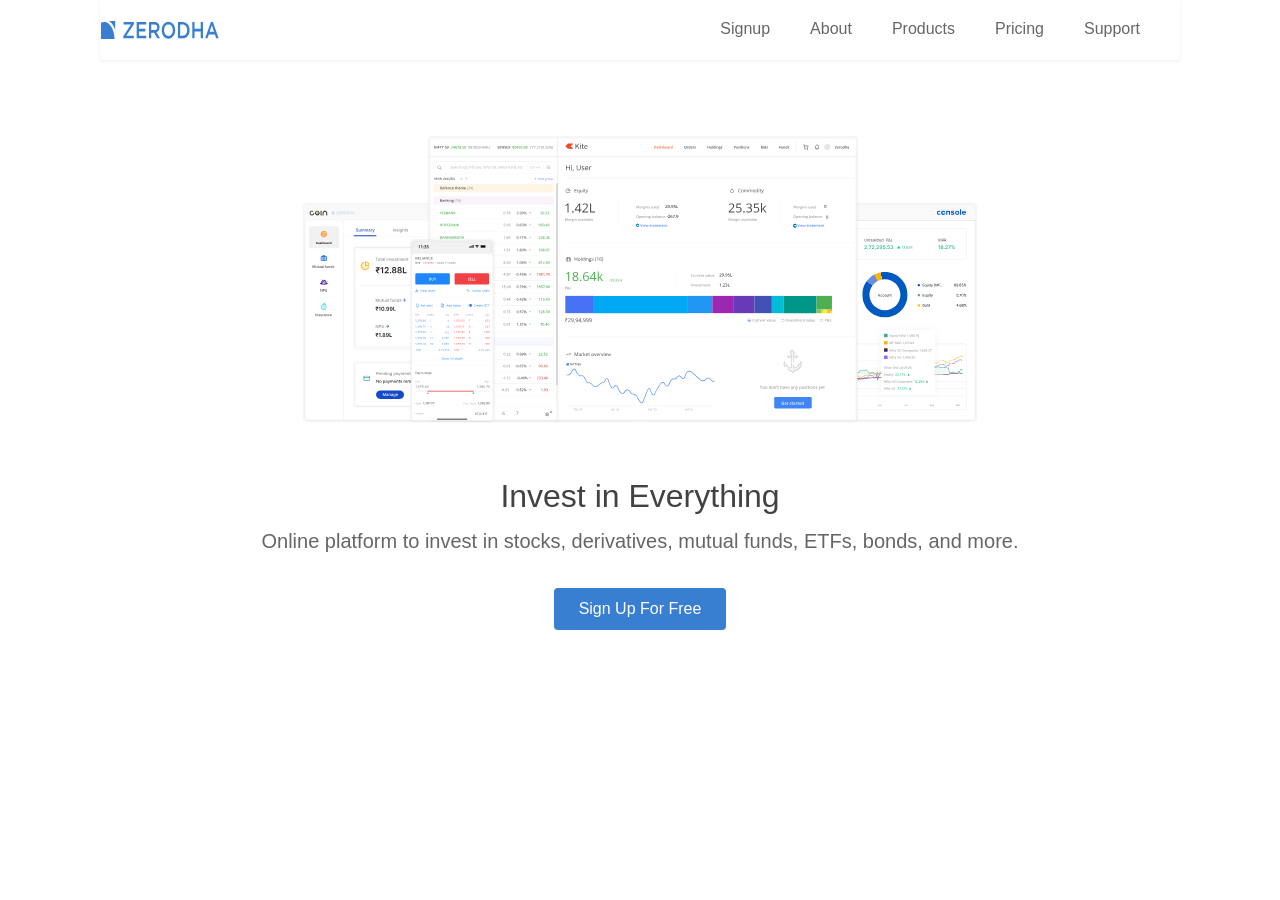
<file: 01-html-css-dom-internals/index.html>
<!DOCTYPE html>
<html>
<body style="margin: 0; font-family: Arial, Helvetica, sans-serif;">

  <!-- Navbar -->
  <div style="display: flex; justify-content: space-between;
  margin-left: 100px; margin-right: 100px; padding-top: 20px;
  padding-bottom: 20px; box-shadow: 0px 1px 3px #eee;">

    <img src="logo.svg" width="120" height="20"
    style="cursor: pointer;" onclick="showMessage('Logo clicked')">

    <div style="display: flex; color: #666;">

      <div class="nav" onclick="showMessage('Signup clicked')">Signup</div>
      <div class="nav" onclick="showMessage('About clicked')">About</div>
      <div class="nav" onclick="showMessage('Products clicked')">Products</div>
      <div class="nav" onclick="showMessage('Pricing clicked')">Pricing</div>
      <div class="nav" onclick="showMessage('Support clicked')">Support</div>

    </div>
  </div>

  <!-- Hero Image -->
  <div style="display: flex; justify-content: center; margin-top: 60px;">
    <img src="photo.svg" width="700" style="max-width: 90%;">
  </div>

  <!-- Heading -->
  <div style="display: flex; justify-content: center; margin-top: 40px;">
    <h1 style="font-weight: 500; color: #424242; margin: 0;">
      Invest in Everything
    </h1>
  </div>

  <!-- Description -->
  <div style="display: flex; justify-content: center; margin-top: 15px;">
    <p style="color: #666; font-size: 20px; margin: 0; text-align: center;">
      Online platform to invest in stocks, derivatives, mutual funds, ETFs, bonds, and more.
    </p>
  </div>

  <!-- Button -->
  <div style="display: flex; justify-content: center; margin-top: 35px;">
    <button onclick="showMessage('Sign Up For Free clicked')"
    style="background-color: #387ed1; color: white; border: none;
    padding: 12px 25px; font-size: 16px; cursor: pointer;
    border-radius: 4px;">
      Sign Up For Free
    </button>
  </div>

  <!-- Message -->
  <p id="message" style="text-align: center; color: #387ed1;"></p>

  <style>
    .nav {
      padding-right: 40px;
      cursor: pointer;
      transition: color 0.2s;
    }

    .nav:hover {
      color: #387ed1;
    }

    button:hover {
      background-color: #2868b2 !important;
    }

    button:active {
      transform: scale(0.97);
    }
  </style>

  <script>
    function showMessage(text) {
      document.getElementById("message").textContent = text;
    }
  </script>

</body>
</html>
</file>
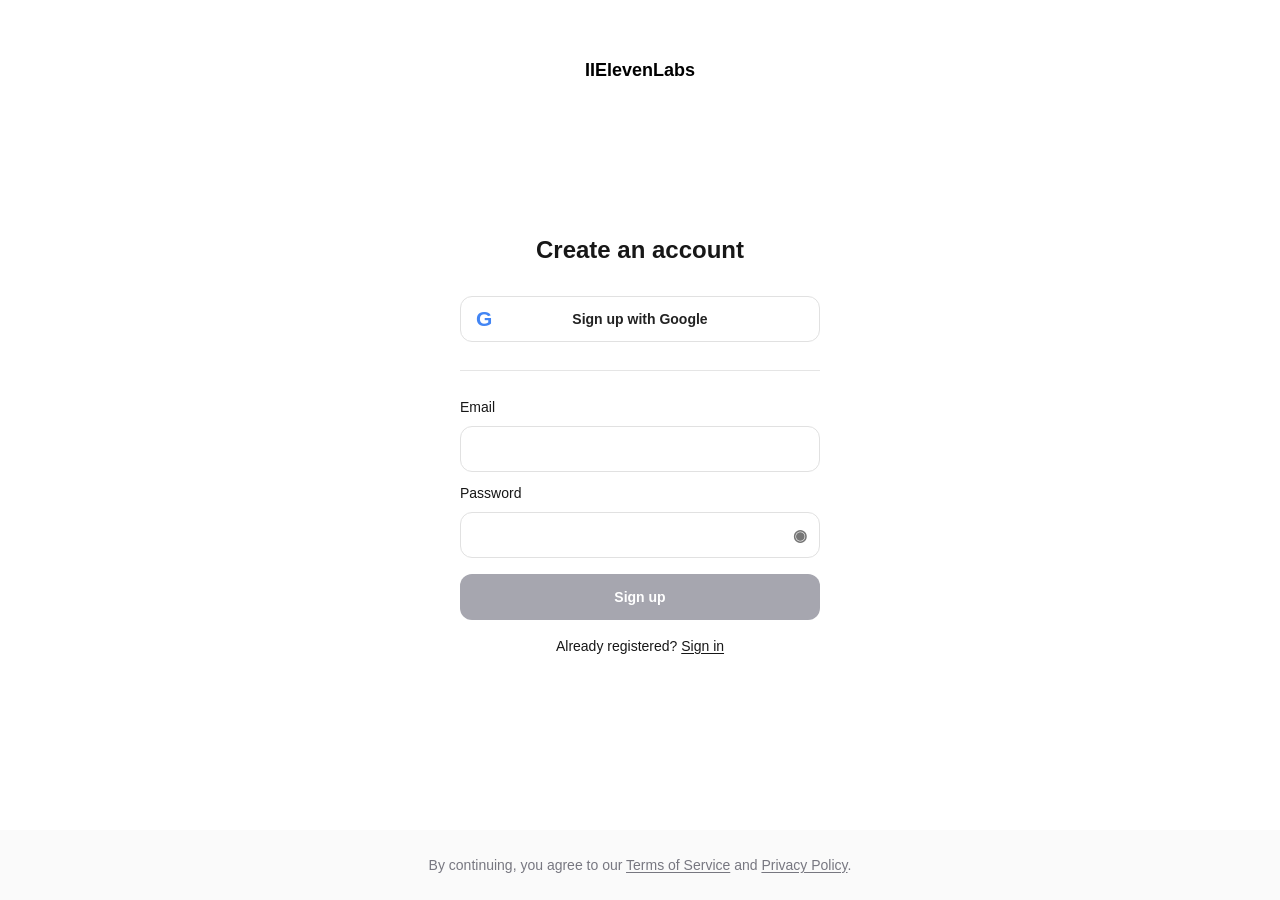
<file: 01-html-css-dom-internals/drills/index.html>
<!DOCTYPE html>
<html lang="en">
<head>
  <meta charset="UTF-8">
  <meta name="viewport" content="width=device-width, initial-scale=1.0">
  <title>ElevenLabs - Sign Up</title>

  <style>
    * {
      box-sizing: border-box;
    }

    body {
      margin: 0;
      font-family: Arial, Helvetica, sans-serif;
      color: #171717;
      background: white;
    }

    .page {
      min-height: 100vh;
      display: flex;
      flex-direction: column;
      align-items: center;
    }

    /* Logo */
    .logo {
      margin-top: 60px;
      font-size: 18px;
      font-weight: bold;
      color: black;
    }

    /* Signup form */
    .signup-container {
      width: 360px;
      max-width: calc(100% - 40px);
      margin-top: 155px;
    }

    h2 {
      text-align: center;
      font-size: 24px;
      margin: 0 0 32px;
    }

    button,
    input {
      width: 100%;
      height: 46px;
      border-radius: 12px;
      font-size: 14px;
    }

    button {
      cursor: pointer;
      font-weight: 600;
    }

    .google-btn {
      background: white;
      border: 1px solid #e1e1e1;
      color: #222;
      position: relative;
      font-size: 14px;
    }

    .google-icon {
      position: absolute;
      left: 15px;
      top: 50%;
      transform: translateY(-50%);
      font-size: 21px;
      font-weight: bold;
      color: #4285f4;
    }

    .divider {
      border: none;
      border-top: 1px solid #e5e5e5;
      margin: 28px 0;
    }

    .field {
      display: flex;
      flex-direction: column;
      gap: 11px;
      margin-bottom: 13px;
    }

    label {
      font-size: 14px;
      font-weight: 500;
    }

    input {
      border: 1px solid #e1e1e1;
      outline: none;
      padding: 0 12px;
      background: white;
    }

    input:focus {
      border-color: #999;
    }

    .password-wrapper {
      position: relative;
    }

    .password-wrapper input {
      padding-right: 45px;
    }

    .eye {
      position: absolute;
      right: 13px;
      top: 50%;
      transform: translateY(-50%);
      cursor: pointer;
      font-size: 16px;
      color: #777;
      background: none;
      border: none;
      width: auto;
      height: auto;
      padding: 0;
    }

    .signup-btn {
      margin-top: 3px;
      border: none;
      background: #a6a6af;
      color: white;
    }

    .signin {
      text-align: center;
      font-size: 14px;
      margin-top: 18px;
    }

    .signin a,
    .footer a {
      color: inherit;
      text-decoration: underline;
      text-underline-offset: 2px;
    }

    /* Footer */
    .footer {
      margin-top: auto;
      width: 100%;
      text-align: center;
      background: #fafafa;
      color: #777780;
      font-size: 14px;
      font-weight: 500;
      padding: 27px 15px;
    }

    @media (max-height: 800px) {
      .signup-container {
        margin-top: 90px;
      }

      .logo {
        margin-top: 35px;
      }
    }
  </style>
</head>

<body>

  <div class="page">

    <div class="logo">IIElevenLabs</div>

    <main class="signup-container">

      <h2>Create an account</h2>

      <button class="google-btn" type="button">
        <span class="google-icon">G</span>
        Sign up with Google
      </button>

      <hr class="divider">

      <form>
        <div class="field">
          <label for="email">Email</label>
          <input
            id="email"
            type="email"
            autocomplete="email"
            required
          >
        </div>

        <div class="field">
          <label for="password">Password</label>

          <div class="password-wrapper">
            <input
              id="password"
              type="password"
              autocomplete="new-password"
              required
            >

            <button
              class="eye"
              type="button"
              aria-label="Show password"
              onclick="togglePassword()"
            >◉</button>
          </div>
        </div>

        <button class="signup-btn" type="submit">
          Sign up
        </button>
      </form>

      <p class="signin">
        Already registered? <a href="#">Sign in</a>
      </p>

    </main>

    <footer class="footer">
      By continuing, you agree to our
      <a href="#">Terms of Service</a> and
      <a href="#">Privacy Policy</a>.
    </footer>

  </div>

  <script>
    function togglePassword() {
      const password = document.getElementById("password");
      const button = document.querySelector(".eye");

      if (password.type === "password") {
        password.type = "text";
        button.setAttribute("aria-label", "Hide password");
      } else {
        password.type = "password";
        button.setAttribute("aria-label", "Show password");
      }
    }
  </script>

</body>
</html>
</file>
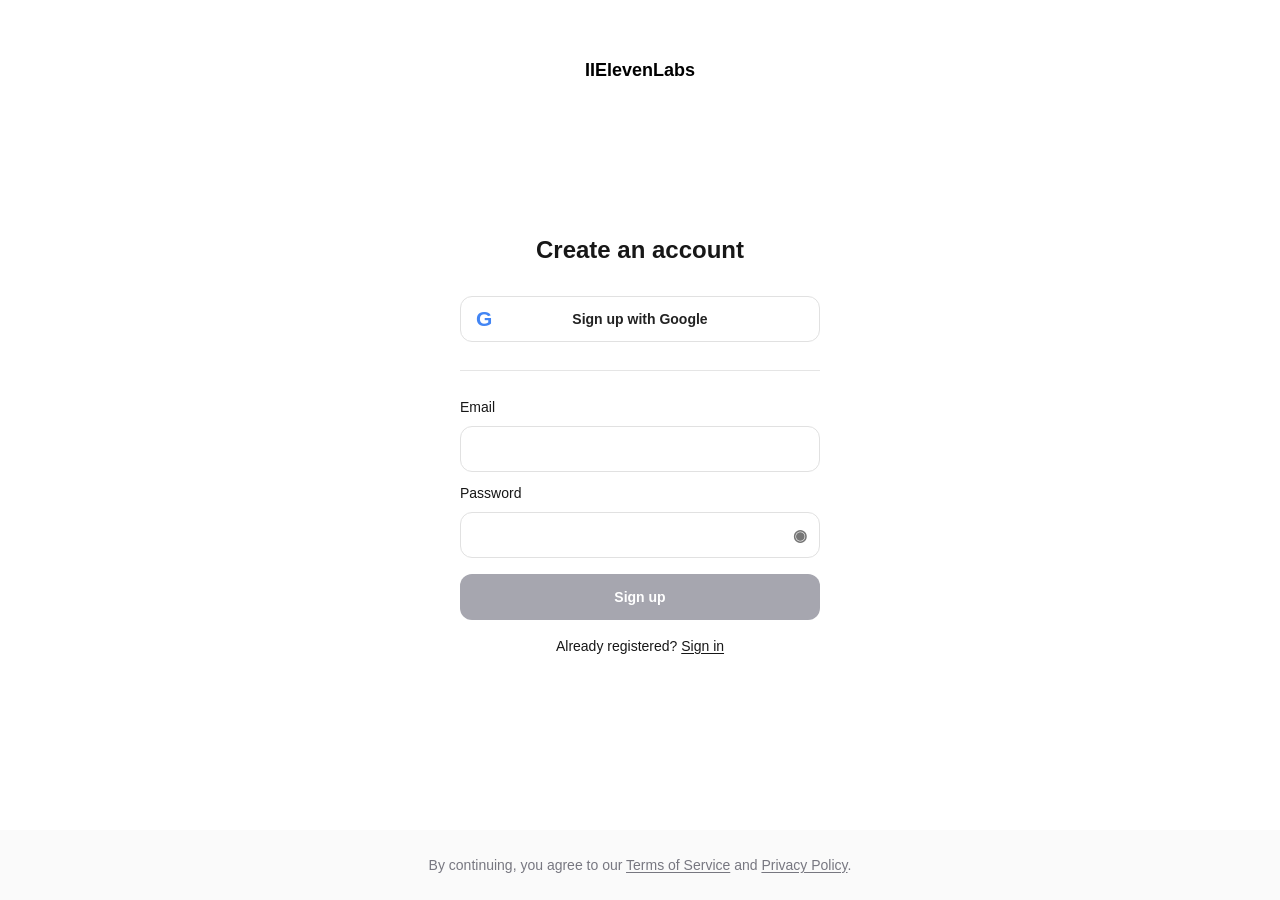
<file: 01-html-css-dom-internals/assignments/elevenlabs-signup/index.html>
<!DOCTYPE html>
<html lang="en">
<head>
  <meta charset="UTF-8">
  <meta name="viewport" content="width=device-width, initial-scale=1.0">
  <title>ElevenLabs - Sign Up</title>

  <style>
    * {
      box-sizing: border-box;
    }

    body {
      margin: 0;
      font-family: Arial, Helvetica, sans-serif;
      color: #171717;
      background: white;
    }

    .page {
      min-height: 100vh;
      display: flex;
      flex-direction: column;
      align-items: center;
    }

    /* Logo */
    .logo {
      margin-top: 60px;
      font-size: 18px;
      font-weight: bold;
      color: black;
    }

    /* Signup form */
    .signup-container {
      width: 360px;
      max-width: calc(100% - 40px);
      margin-top: 155px;
    }

    h2 {
      text-align: center;
      font-size: 24px;
      margin: 0 0 32px;
    }

    button,
    input {
      width: 100%;
      height: 46px;
      border-radius: 12px;
      font-size: 14px;
    }

    button {
      cursor: pointer;
      font-weight: 600;
    }

    .google-btn {
      background: white;
      border: 1px solid #e1e1e1;
      color: #222;
      position: relative;
      font-size: 14px;
    }

    .google-icon {
      position: absolute;
      left: 15px;
      top: 50%;
      transform: translateY(-50%);
      font-size: 21px;
      font-weight: bold;
      color: #4285f4;
    }

    .divider {
      border: none;
      border-top: 1px solid #e5e5e5;
      margin: 28px 0;
    }

    .field {
      display: flex;
      flex-direction: column;
      gap: 11px;
      margin-bottom: 13px;
    }

    label {
      font-size: 14px;
      font-weight: 500;
    }

    input {
      border: 1px solid #e1e1e1;
      outline: none;
      padding: 0 12px;
      background: white;
    }

    input:focus {
      border-color: #999;
    }

    .password-wrapper {
      position: relative;
    }

    .password-wrapper input {
      padding-right: 45px;
    }

    .eye {
      position: absolute;
      right: 13px;
      top: 50%;
      transform: translateY(-50%);
      cursor: pointer;
      font-size: 16px;
      color: #777;
      background: none;
      border: none;
      width: auto;
      height: auto;
      padding: 0;
    }

    .signup-btn {
      margin-top: 3px;
      border: none;
      background: #a6a6af;
      color: white;
    }

    .signin {
      text-align: center;
      font-size: 14px;
      margin-top: 18px;
    }

    .signin a,
    .footer a {
      color: inherit;
      text-decoration: underline;
      text-underline-offset: 2px;
    }

    /* Footer */
    .footer {
      margin-top: auto;
      width: 100%;
      text-align: center;
      background: #fafafa;
      color: #777780;
      font-size: 14px;
      font-weight: 500;
      padding: 27px 15px;
    }

    @media (max-height: 800px) {
      .signup-container {
        margin-top: 90px;
      }

      .logo {
        margin-top: 35px;
      }
    }
  </style>
</head>

<body>

  <div class="page">

    <div class="logo">IIElevenLabs</div>

    <main class="signup-container">

      <h2>Create an account</h2>

      <button class="google-btn" type="button">
        <span class="google-icon">G</span>
        Sign up with Google
      </button>

      <hr class="divider">

      <form>
        <div class="field">
          <label for="email">Email</label>
          <input
            id="email"
            type="email"
            autocomplete="email"
            required
          >
        </div>

        <div class="field">
          <label for="password">Password</label>

          <div class="password-wrapper">
            <input
              id="password"
              type="password"
              autocomplete="new-password"
              required
            >

            <button
              class="eye"
              type="button"
              aria-label="Show password"
              onclick="togglePassword()"
            >◉</button>
          </div>
        </div>

        <button class="signup-btn" type="submit">
          Sign up
        </button>
      </form>

      <p class="signin">
        Already registered? <a href="#">Sign in</a>
      </p>

    </main>

    <footer class="footer">
      By continuing, you agree to our
      <a href="#">Terms of Service</a> and
      <a href="#">Privacy Policy</a>.
    </footer>

  </div>

  <script>
    function togglePassword() {
      const password = document.getElementById("password");
      const button = document.querySelector(".eye");

      if (password.type === "password") {
        password.type = "text";
        button.setAttribute("aria-label", "Hide password");
      } else {
        password.type = "password";
        button.setAttribute("aria-label", "Show password");
      }
    }
  </script>

</body>
</html>
</file>
